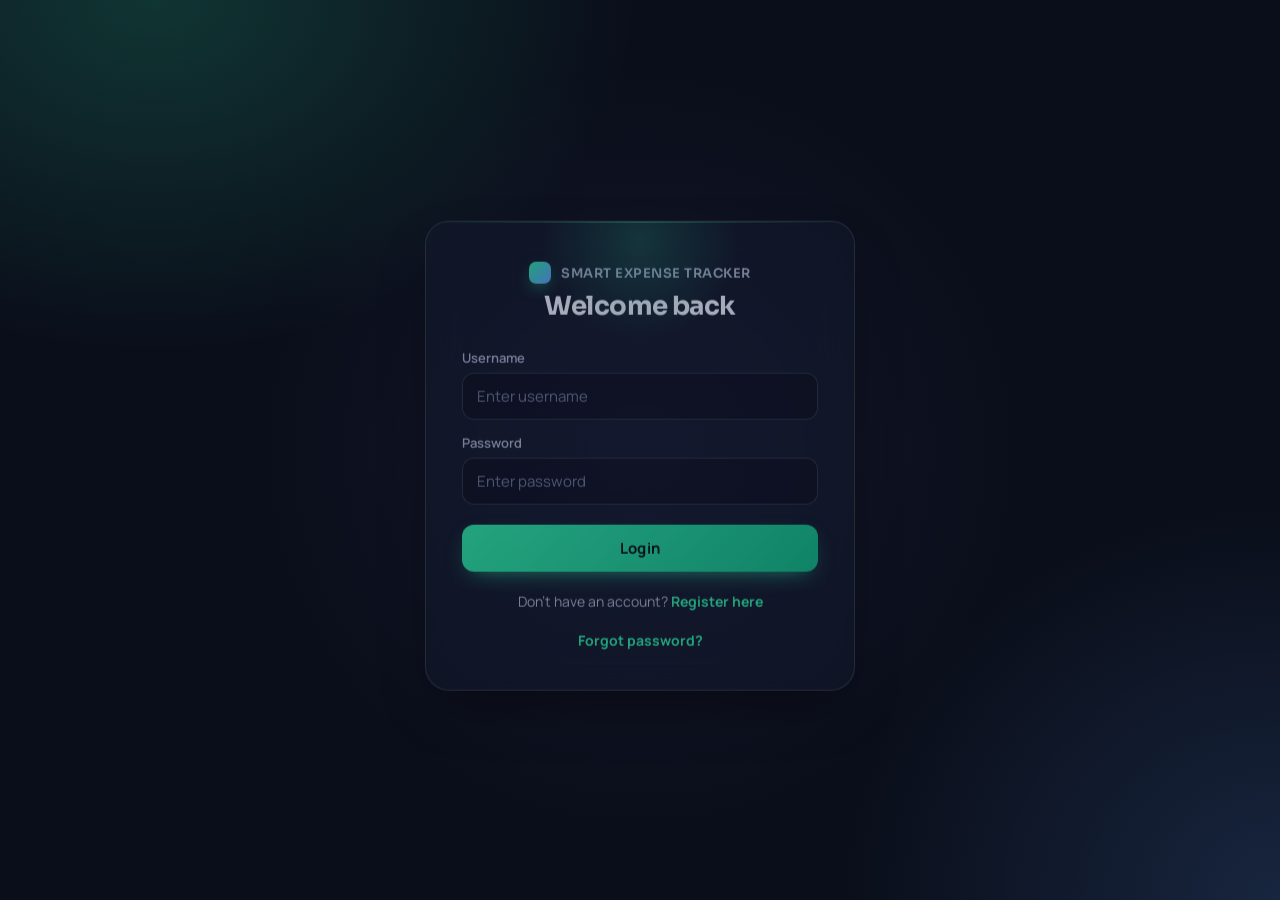
<file: frontend/index.html>
<!--
  SMART EXPENSE TRACKER – INDEX (Redesign 2026)
  CMSC 495 – Capstone Project

  Purpose: Redirects users to login.html.
-->
<!DOCTYPE html>
<html lang="en">
<head>
  <meta charset="UTF-8">
  <meta http-equiv="refresh" content="0; url=login.html">
  <title>Redirecting...</title>
  <style>
    body{margin:0;height:100vh;display:flex;align-items:center;justify-content:center;
      background:#0a0e1a;color:#aab3cf;font-family:"Segoe UI",sans-serif;}
    a{color:#2ee6a6;}
  </style>
</head>
<body>
  <p>If you are not redirected automatically, <a href="login.html">click here</a>.</p>
</body>
</html>
</file>
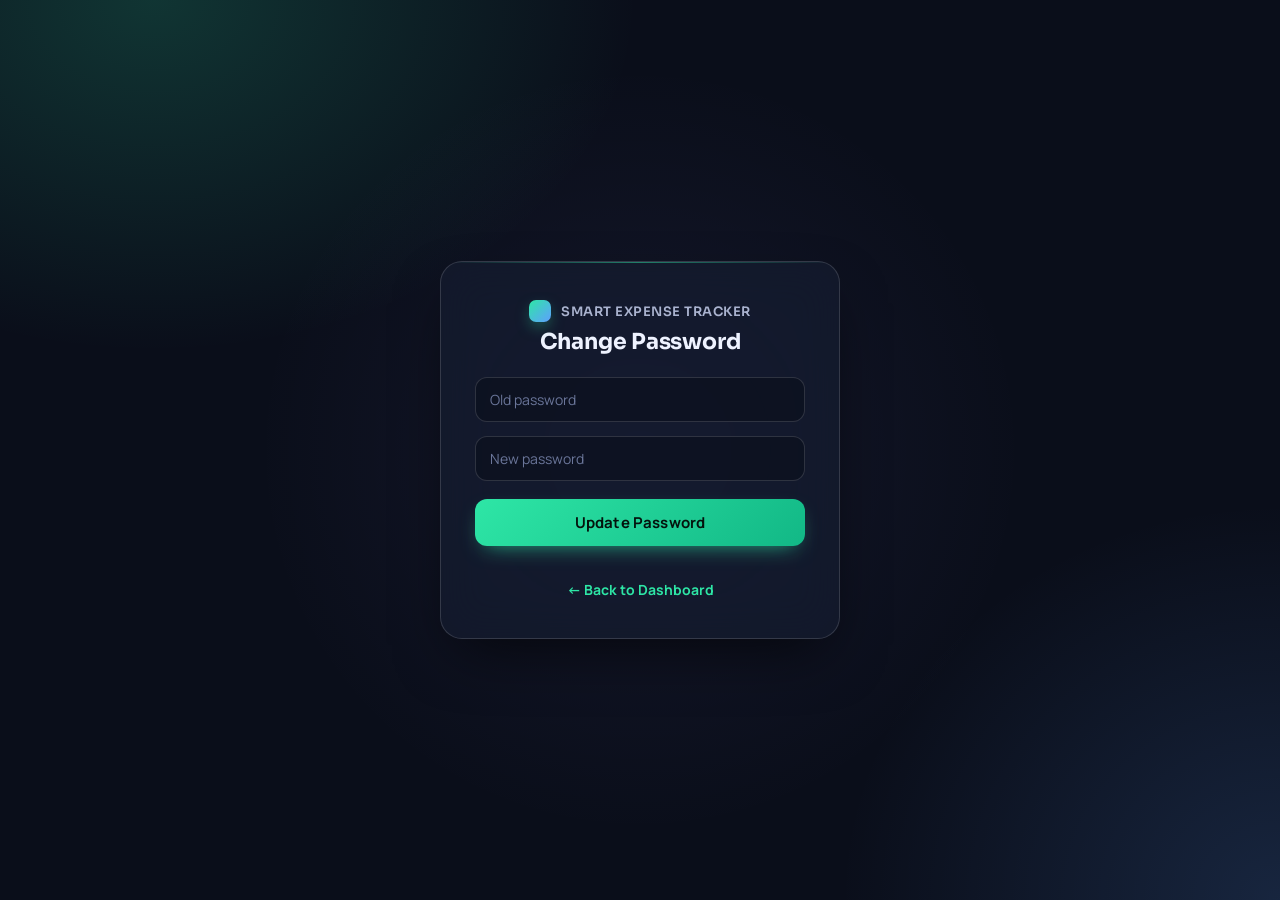
<file: frontend/change_password.html>
<!--
  ================================================================
  SMART EXPENSE TRACKER – CHANGE PASSWORD (Redesign 2026)
  CMSC 495 – Capstone Project

  Self-contained inline logic preserved verbatim: #oldPassword,
  #newPassword, #msg, changePassword(), Bearer token + endpoint.
  ================================================================
-->
<!DOCTYPE html>
<html lang="en">
<head>
<meta charset="UTF-8">
<meta name="viewport" content="width=device-width, initial-scale=1.0" />
<title>Change Password - Smart Expense Tracker</title>

<link rel="preconnect" href="https://fonts.googleapis.com" />
<link rel="preconnect" href="https://fonts.gstatic.com" crossorigin />
<link href="https://fonts.googleapis.com/css2?family=Sora:wght@400;500;600;700&family=Manrope:wght@400;500;600;700&display=swap" rel="stylesheet" />

<link rel="stylesheet" href="./style.css">
</head>
<body class="auth-body">

<div class="panel">
    <div class="auth-brand">SMART EXPENSE TRACKER</div>
    <h2>Change Password</h2>

    <input type="password" id="oldPassword" placeholder="Old password">
    <input type="password" id="newPassword" placeholder="New password">

    <button class="btn-primary" onclick="changePassword()">Update Password</button>

    <p id="msg"></p>

    <a href="dashboard.html">&larr; Back to Dashboard</a>
</div>

<script>
async function changePassword() {
    const oldPassword = document.getElementById("oldPassword").value;
    const newPassword = document.getElementById("newPassword").value;
    const msg = document.getElementById("msg");

    msg.innerText = "";

    const token = localStorage.getItem("token");

    const res = await fetch("http://localhost:8080/api/auth/change-password", {
        method: "POST",
        headers: {
            "Content-Type": "application/json",
            "Authorization": "Bearer " + token
        },
        body: JSON.stringify({ oldPassword, newPassword })
    });

    const data = await res.json();

    if (res.ok) {
        msg.style.color = "var(--emerald)";
        msg.innerText = "Password updated successfully!";
    } else {
        msg.style.color = "var(--rose)";
        msg.innerText = data.error || "Error updating password";
    }
}
</script>

</body>
</html>
</file>
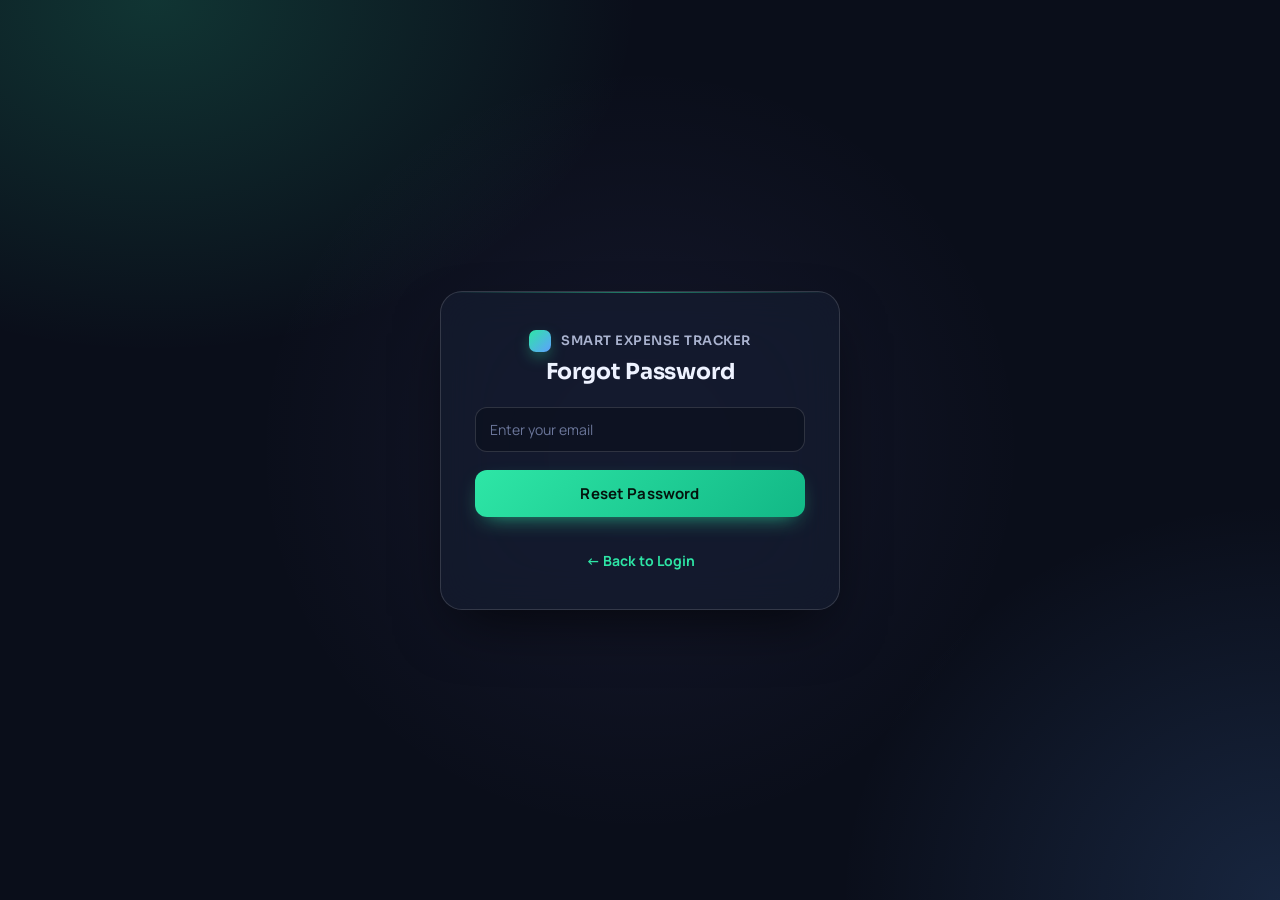
<file: frontend/forgot.html>
<!--
  ===============================================================
  SMART EXPENSE TRACKER – FORGOT PASSWORD (Redesign 2026)
  CMSC 495 – Capstone Project

  Self-contained inline logic preserved verbatim: #emailInput,
  #messageBox, resetPassword(), and the reset-password endpoint.
  ===============================================================
-->
<!DOCTYPE html>
<html lang="en">
<head>
<meta charset="UTF-8" />
<meta name="viewport" content="width=device-width, initial-scale=1.0" />
<title>Reset Password - Smart Expense Tracker</title>

<link rel="preconnect" href="https://fonts.googleapis.com" />
<link rel="preconnect" href="https://fonts.gstatic.com" crossorigin />
<link href="https://fonts.googleapis.com/css2?family=Sora:wght@400;500;600;700&family=Manrope:wght@400;500;600;700&display=swap" rel="stylesheet" />

<link rel="stylesheet" href="./style.css" />
</head>

<body class="auth-body">

<div class="panel">
    <div class="auth-brand">SMART EXPENSE TRACKER</div>
    <h2>Forgot Password</h2>

    <input id="emailInput" type="email" placeholder="Enter your email" />

    <button class="btn-primary" onclick="resetPassword()">Reset Password</button>

    <div id="messageBox" class="message"></div>

    <a href="login.html">&larr; Back to Login</a>
</div>

<script>
async function resetPassword() {
    const email = document.getElementById("emailInput").value.trim();
    const msgBox = document.getElementById("messageBox");

    msgBox.textContent = "";
    msgBox.className = "message";

    if (!email) {
        msgBox.textContent = "Please enter your email.";
        msgBox.classList.add("error");
        return;
    }

    try {
        const response = await fetch(
            "http://localhost:8080/api/auth/reset-password?email=" + encodeURIComponent(email),
            {
                method: "POST",
                headers: { "Content-Type": "application/json" }
            }
        );

        const data = await response.json();

        if (response.ok) {
            msgBox.textContent = data.message;
            msgBox.classList.add("success");
        } else {
            msgBox.textContent = data.error || "Something went wrong.";
            msgBox.classList.add("error");
        }

    } catch (error) {
        msgBox.textContent = "Server error. Try again later.";
        msgBox.classList.add("error");
    }
}
</script>

</body>
</html>
</file>
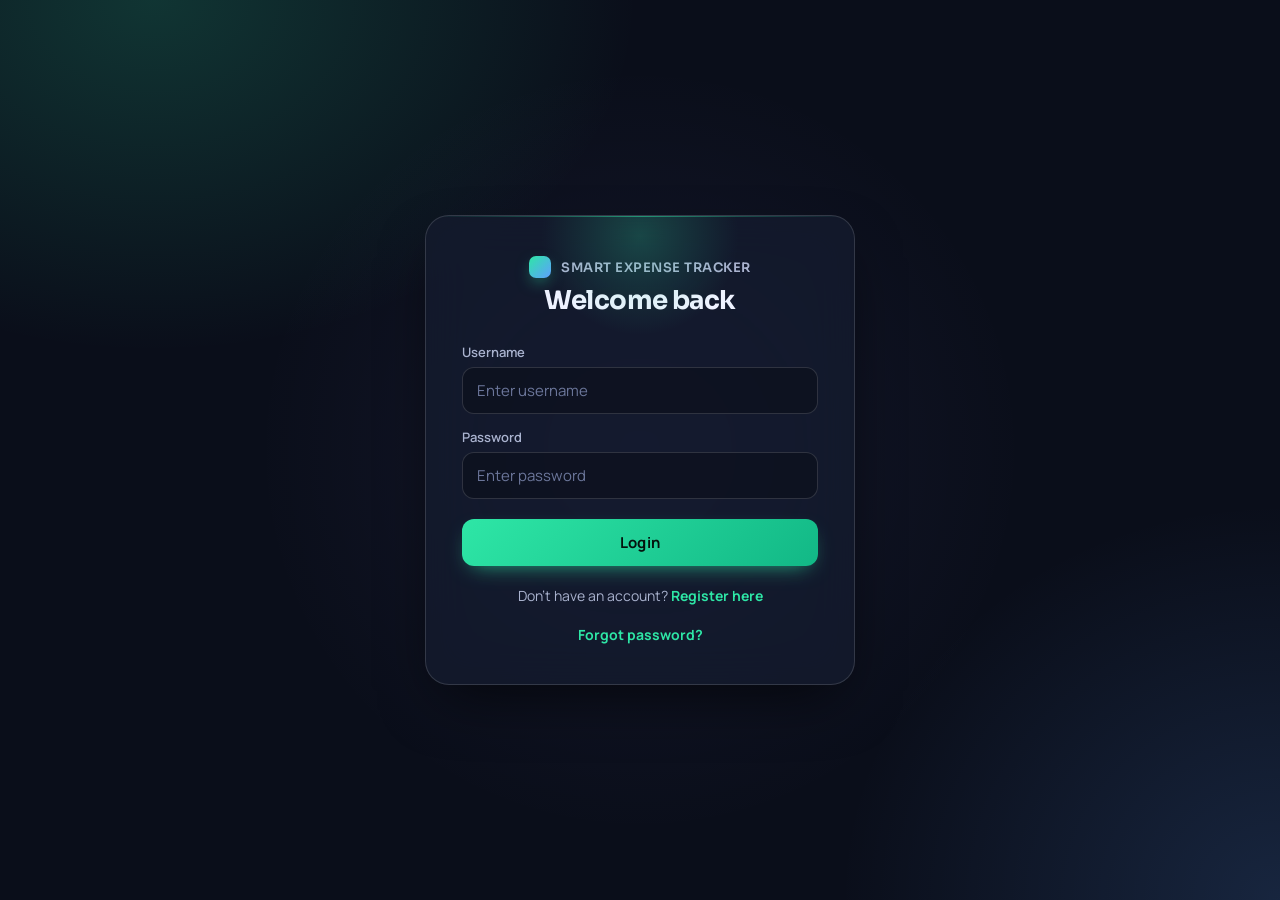
<file: frontend/login.html>
<!--
  ===============================================================
  SMART EXPENSE TRACKER – LOGIN (Redesign 2026)
  CMSC 495 – Capstone Project

  JS hooks preserved: #login-form, #username, #password,
  button[type=submit].  #error-message added (auth.js showError uses it).
  ===============================================================
-->
<!DOCTYPE html>
<html lang="en">
<head>
  <meta charset="UTF-8">
  <meta name="viewport" content="width=device-width, initial-scale=1.0">
  <title>Login - Smart Expense Tracker</title>

  <link rel="preconnect" href="https://fonts.googleapis.com" />
  <link rel="preconnect" href="https://fonts.gstatic.com" crossorigin />
  <link href="https://fonts.googleapis.com/css2?family=Sora:wght@400;500;600;700&family=Manrope:wght@400;500;600;700&display=swap" rel="stylesheet" />

  <link rel="stylesheet" href="./style.css">
</head>

<body class="auth-body">

  <div class="auth-container">
    <div class="auth-brand">SMART EXPENSE TRACKER</div>
    <h1>Welcome back</h1>

    <div id="error-message" style="display:none;"></div>

    <form id="login-form">
      <label for="username">Username</label>
      <input type="text" id="username" placeholder="Enter username" required>

      <label for="password">Password</label>
      <input type="password" id="password" placeholder="Enter password" required>

      <button type="submit" class="btn-primary">Login</button>

      <p>
        Don't have an account?
        <a href="./register.html">Register here</a>
      </p>
      <p>
        <a href="./forgot.html">Forgot password?</a>
      </p>
    </form>
  </div>

  <script src="./auth.js"></script>
  <script src="./login.js"></script>
</body>
</html>
</file>
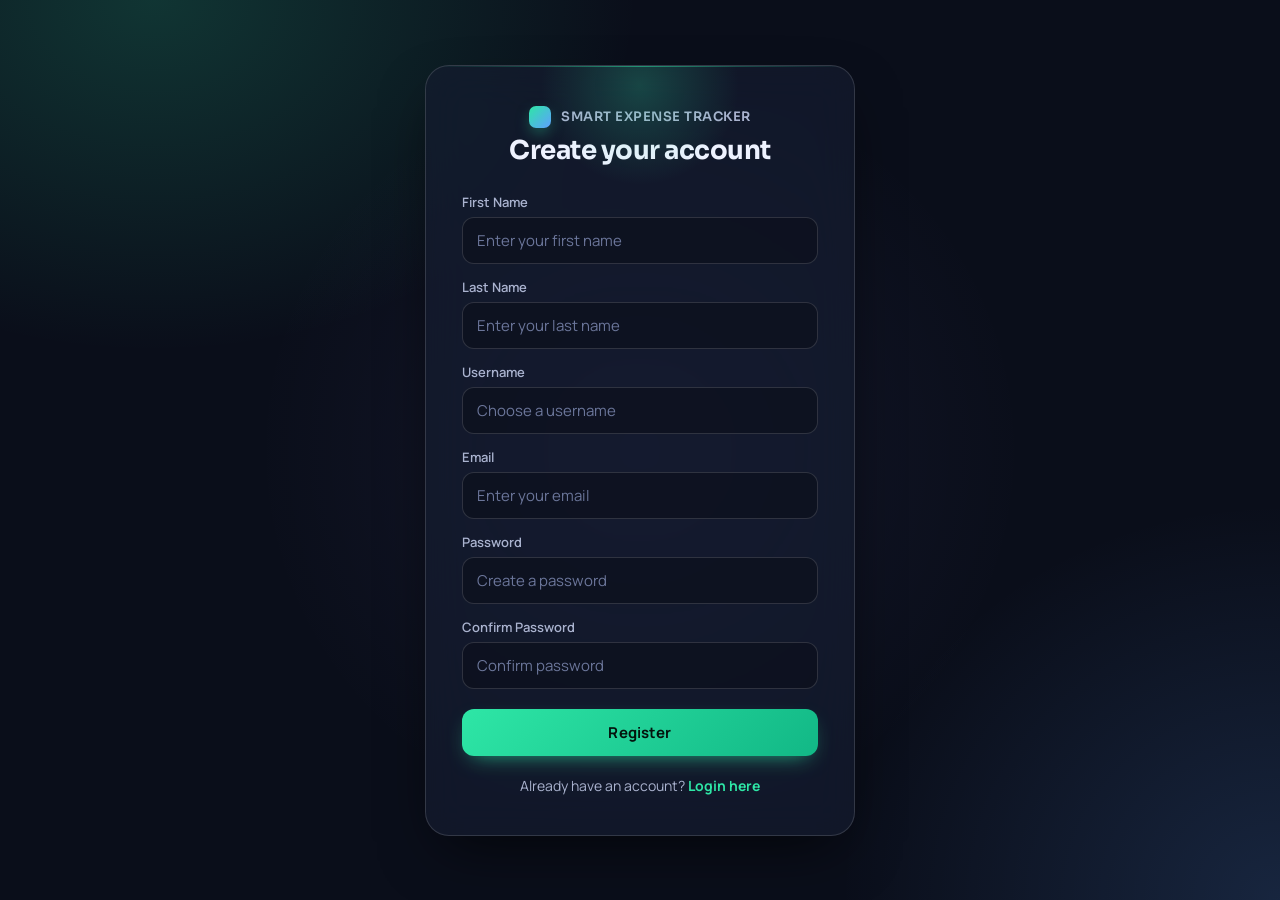
<file: frontend/register.html>
<!--
  SMART EXPENSE TRACKER – REGISTER (Redesign 2026)
  CMSC 495 – Capstone Project

  JS hooks preserved: #register-form, #first-name, #last-name,
  #username, #email, #password, #confirm-password, #error-message,
  button[type="submit"].
-->
<!DOCTYPE html>
<html lang="en">
  <head>
    <meta charset="UTF-8" />
    <meta name="viewport" content="width=device-width, initial-scale=1.0" />
    <title>Register - Smart Expense Tracker</title>

    <link rel="preconnect" href="https://fonts.googleapis.com" />
    <link rel="preconnect" href="https://fonts.gstatic.com" crossorigin />
    <link href="https://fonts.googleapis.com/css2?family=Sora:wght@400;500;600;700&family=Manrope:wght@400;500;600;700&display=swap" rel="stylesheet" />

    <link rel="stylesheet" href="style.css" />
  </head>

  <body class="auth-body">
    <div class="auth-container">
      <div class="auth-brand">SMART EXPENSE TRACKER</div>
      <h1>Create your account</h1>

      <!-- Error Message (auth.js showError target) -->
      <div id="error-message" style="display:none;"></div>

      <form id="register-form">

        <!-- First Name -->
        <label for="first-name">First Name</label>
        <input type="text" id="first-name" placeholder="Enter your first name" required />

        <!-- Last Name -->
        <label for="last-name">Last Name</label>
        <input type="text" id="last-name" placeholder="Enter your last name" required />

        <!-- Username -->
        <label for="username">Username</label>
        <input type="text" id="username" placeholder="Choose a username" required />

        <!-- Email -->
        <label for="email">Email</label>
        <input type="email" id="email" placeholder="Enter your email" required />

        <!-- Password -->
        <label for="password">Password</label>
        <input type="password" id="password" placeholder="Create a password" required />

        <!-- Confirm Password -->
        <label for="confirm-password">Confirm Password</label>
        <input type="password" id="confirm-password" placeholder="Confirm password" required />

        <button type="submit" class="btn-primary">Register</button>

        <p>
          Already have an account?
          <a href="login.html">Login here</a>
        </p>
      </form>
    </div>

    <script src="auth.js"></script>
    <script src="register-script.js"></script>
  </body>
</html>
</file>
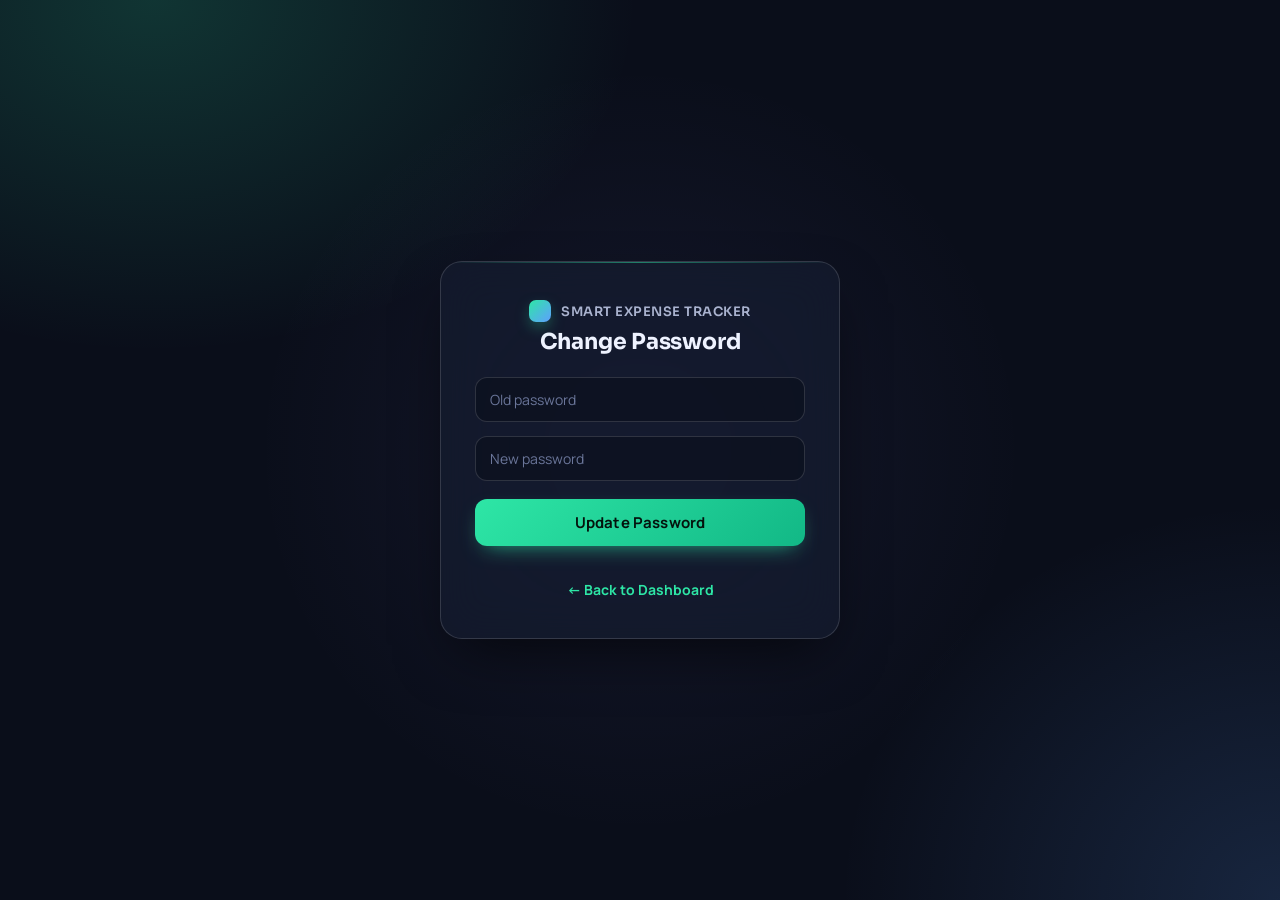
<file: src/main/resources/static/change_password.html>
<!--
  ================================================================
  SMART EXPENSE TRACKER – CHANGE PASSWORD (Redesign 2026)
  CMSC 495 – Capstone Project

  Self-contained inline logic preserved verbatim: #oldPassword,
  #newPassword, #msg, changePassword(), Bearer token + endpoint.
  ================================================================
-->
<!DOCTYPE html>
<html lang="en">
<head>
<meta charset="UTF-8">
<meta name="viewport" content="width=device-width, initial-scale=1.0" />
<title>Change Password - Smart Expense Tracker</title>

<link rel="preconnect" href="https://fonts.googleapis.com" />
<link rel="preconnect" href="https://fonts.gstatic.com" crossorigin />
<link href="https://fonts.googleapis.com/css2?family=Sora:wght@400;500;600;700&family=Manrope:wght@400;500;600;700&display=swap" rel="stylesheet" />

<link rel="stylesheet" href="./style.css">
</head>
<body class="auth-body">

<div class="panel">
    <div class="auth-brand">SMART EXPENSE TRACKER</div>
    <h2>Change Password</h2>

    <input type="password" id="oldPassword" placeholder="Old password">
    <input type="password" id="newPassword" placeholder="New password">

    <button class="btn-primary" onclick="changePassword()">Update Password</button>

    <p id="msg"></p>

    <a href="dashboard.html">&larr; Back to Dashboard</a>
</div>

<script>
async function changePassword() {
    const oldPassword = document.getElementById("oldPassword").value;
    const newPassword = document.getElementById("newPassword").value;
    const msg = document.getElementById("msg");

    msg.innerText = "";

    const token = localStorage.getItem("token");

    const res = await fetch("/api/auth/change-password", {
        method: "POST",
        headers: {
            "Content-Type": "application/json",
            "Authorization": "Bearer " + token
        },
        body: JSON.stringify({ oldPassword, newPassword })
    });

    const data = await res.json();

    if (res.ok) {
        msg.style.color = "var(--emerald)";
        msg.innerText = "Password updated successfully!";
    } else {
        msg.style.color = "var(--rose)";
        msg.innerText = data.error || "Error updating password";
    }
}
</script>

</body>
</html>
</file>
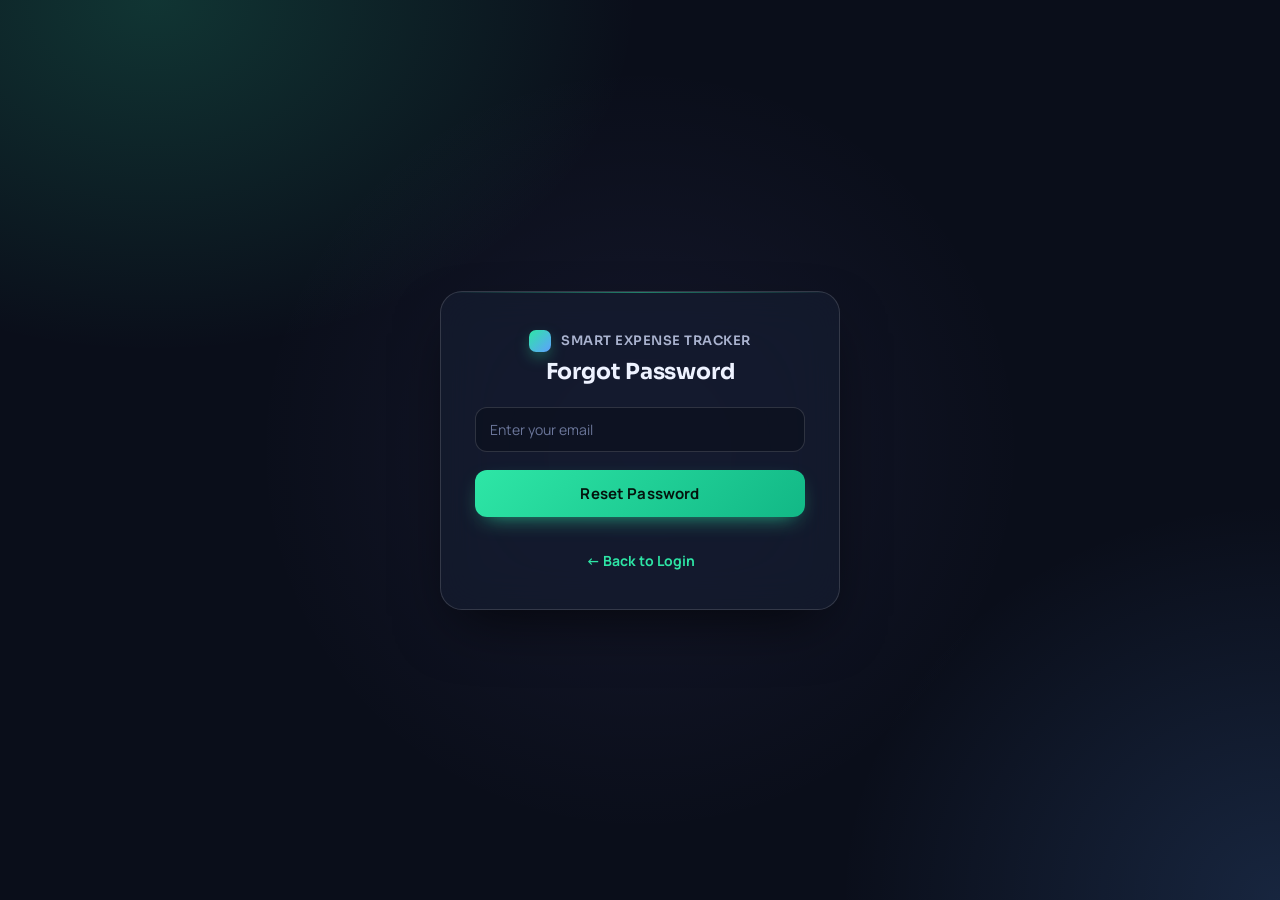
<file: src/main/resources/static/forgot.html>
<!--
  ===============================================================
  SMART EXPENSE TRACKER – FORGOT PASSWORD (Redesign 2026)
  CMSC 495 – Capstone Project

  Self-contained inline logic preserved verbatim: #emailInput,
  #messageBox, resetPassword(), and the reset-password endpoint.
  ===============================================================
-->
<!DOCTYPE html>
<html lang="en">
<head>
<meta charset="UTF-8" />
<meta name="viewport" content="width=device-width, initial-scale=1.0" />
<title>Reset Password - Smart Expense Tracker</title>

<link rel="preconnect" href="https://fonts.googleapis.com" />
<link rel="preconnect" href="https://fonts.gstatic.com" crossorigin />
<link href="https://fonts.googleapis.com/css2?family=Sora:wght@400;500;600;700&family=Manrope:wght@400;500;600;700&display=swap" rel="stylesheet" />

<link rel="stylesheet" href="./style.css" />
</head>

<body class="auth-body">

<div class="panel">
    <div class="auth-brand">SMART EXPENSE TRACKER</div>
    <h2>Forgot Password</h2>

    <input id="emailInput" type="email" placeholder="Enter your email" />

    <button class="btn-primary" onclick="resetPassword()">Reset Password</button>

    <div id="messageBox" class="message"></div>

    <a href="login.html">&larr; Back to Login</a>
</div>

<script>
async function resetPassword() {
    const email = document.getElementById("emailInput").value.trim();
    const msgBox = document.getElementById("messageBox");

    msgBox.textContent = "";
    msgBox.className = "message";

    if (!email) {
        msgBox.textContent = "Please enter your email.";
        msgBox.classList.add("error");
        return;
    }

    try {
        const response = await fetch(
            "/api/auth/reset-password?email=" + encodeURIComponent(email),
            {
                method: "POST",
                headers: { "Content-Type": "application/json" }
            }
        );

        const data = await response.json();

        if (response.ok) {
            msgBox.textContent = data.message;
            msgBox.classList.add("success");
        } else {
            msgBox.textContent = data.error || "Something went wrong.";
            msgBox.classList.add("error");
        }

    } catch (error) {
        msgBox.textContent = "Server error. Try again later.";
        msgBox.classList.add("error");
    }
}
</script>

</body>
</html>
</file>
<file: frontend/style.css>
/*
 * ================================================================
 * SMART EXPENSE TRACKER – Frontend Stylesheet (Redesign 2026)
 * Aesthetic: Dark fintech — ink canvas, gradient mesh, glass cards,
 * emerald (money/positive) + amber (warning) + rose (critical) system.
 * Display: Sora.  Body: Manrope.  (Google Fonts via <link>.)
 *
 * NOTE: This is a VISUAL redesign only. No element id/class that the
 * JS depends on has been removed. New decorative classes are additive.
 * ================================================================
 */

/* ===================== DESIGN TOKENS ===================== */
:root {
  /* Surfaces */
  --bg-0: #0a0e1a;          /* deepest canvas */
  --bg-1: #0f1424;          /* base surface */
  --surface: rgba(22, 28, 46, 0.72);
  --surface-solid: #161c2e;
  --surface-2: rgba(30, 38, 62, 0.65);
  --border: rgba(255, 255, 255, 0.08);
  --border-strong: rgba(255, 255, 255, 0.14);

  /* Text */
  --text: #eef2ff;
  --text-dim: #aab3cf;
  --text-faint: #6b769a;

  /* Brand / accents */
  --emerald: #2ee6a6;
  --emerald-deep: #12b886;
  --amber: #ffc24b;
  --rose: #ff5d73;
  --sky: #5ea0ff;
  --violet: #9b8cff;

  /* Effects */
  --ring: 0 0 0 3px rgba(46, 230, 166, 0.25);
  --shadow-sm: 0 1px 2px rgba(0, 0, 0, 0.4);
  --shadow-md: 0 8px 24px -8px rgba(0, 0, 0, 0.55);
  --shadow-lg: 0 24px 60px -18px rgba(0, 0, 0, 0.7);
  --radius: 18px;
  --radius-sm: 12px;

  --font-display: "Sora", "Segoe UI", sans-serif;
  --font-body: "Manrope", "Segoe UI", sans-serif;
}

* { box-sizing: border-box; }

html { scroll-behavior: smooth; }

body {
  font-family: var(--font-body);
  color: var(--text);
  margin: 0;
  padding: 0;
  min-height: 100vh;
  width: 100%;
  background-color: var(--bg-0);
  /* layered gradient mesh — not flat, not a single linear gradient */
  background-image:
    radial-gradient(60rem 40rem at 8% -10%, rgba(46, 230, 166, 0.16), transparent 60%),
    radial-gradient(50rem 40rem at 110% 0%, rgba(94, 160, 255, 0.14), transparent 55%),
    radial-gradient(45rem 45rem at 50% 120%, rgba(155, 140, 255, 0.12), transparent 60%);
  background-attachment: fixed;
  -webkit-font-smoothing: antialiased;
  text-rendering: optimizeLegibility;
}

::selection { background: rgba(46, 230, 166, 0.3); color: #fff; }

/* Custom scrollbars */
::-webkit-scrollbar { width: 10px; height: 10px; }
::-webkit-scrollbar-track { background: transparent; }
::-webkit-scrollbar-thumb {
  background: rgba(255, 255, 255, 0.12);
  border-radius: 99px;
  border: 2px solid transparent;
  background-clip: content-box;
}
::-webkit-scrollbar-thumb:hover { background: rgba(255, 255, 255, 0.22); background-clip: content-box; }

/* ===================== ENTRANCE MOTION ===================== */
@keyframes riseIn {
  from { opacity: 0; transform: translateY(18px); }
  to   { opacity: 1; transform: translateY(0); }
}
@keyframes glowPulse {
  0%, 100% { opacity: 0.6; }
  50%      { opacity: 1; }
}
@media (prefers-reduced-motion: no-preference) {
  .reveal { opacity: 0; animation: riseIn 0.7s cubic-bezier(0.16, 1, 0.3, 1) forwards; }
  .reveal-1 { animation-delay: 0.05s; }
  .reveal-2 { animation-delay: 0.15s; }
  .reveal-3 { animation-delay: 0.25s; }
  .reveal-4 { animation-delay: 0.35s; }
  .reveal-5 { animation-delay: 0.45s; }
}

/* ===================== HEADER ===================== */
header {
  position: sticky;
  top: 0;
  z-index: 50;
  width: 100%;
  padding: 16px 0;
  background: rgba(10, 14, 26, 0.72);
  backdrop-filter: blur(18px) saturate(140%);
  -webkit-backdrop-filter: blur(18px) saturate(140%);
  border-bottom: 1px solid var(--border);
}

.header-container {
  width: 95%;
  max-width: 1180px;
  margin: 0 auto;
  display: flex;
  justify-content: space-between;
  align-items: center;
}

.header-left h1,
header h1 {
  margin: 0;
  font-family: var(--font-display);
  font-size: 22px;
  font-weight: 700;
  letter-spacing: -0.01em;
  color: var(--text);
  display: flex;
  align-items: center;
  gap: 10px;
}

/* logo mark before the title */
.header-left h1::before {
  content: "";
  width: 30px;
  height: 30px;
  border-radius: 9px;
  background: linear-gradient(135deg, var(--emerald), var(--sky));
  box-shadow: 0 6px 18px -4px rgba(46, 230, 166, 0.6);
  flex: 0 0 auto;
}

.header-right {
  display: flex;
  align-items: center;
  gap: 16px;
  font-size: 14px;
  font-weight: 600;
}

#welcomeUser {
  color: var(--text-dim);
  font-weight: 600;
  padding: 7px 14px;
  border-radius: 99px;
  background: var(--surface-2);
  border: 1px solid var(--border);
}

.header-right a {
  color: var(--text-dim);
  text-decoration: none;
  font-weight: 600;
  transition: color 0.2s ease;
}
.header-right a:hover { color: var(--emerald); }

#logoutBtn:hover { color: var(--rose); }

.divider { color: rgba(255, 255, 255, 0.16); }

/* ===================== MAIN LAYOUT ===================== */
main {
  width: 95%;
  max-width: 1180px;
  margin: 36px auto 64px;
  display: grid;
  grid-template-columns: 1fr;
  gap: 26px;
  background: none;       /* override old white box */
  padding: 0;
  box-shadow: none;
  border-radius: 0;
}

/* Card primitive — every section is a glass card */
section {
  background: var(--surface);
  backdrop-filter: blur(14px);
  -webkit-backdrop-filter: blur(14px);
  border: 1px solid var(--border);
  border-radius: var(--radius);
  padding: 26px 28px;
  box-shadow: var(--shadow-md);
  position: relative;
  overflow: hidden;
}

/* subtle top sheen on cards */
section::before {
  content: "";
  position: absolute;
  inset: 0 0 auto 0;
  height: 1px;
  background: linear-gradient(90deg, transparent, rgba(255, 255, 255, 0.18), transparent);
}

/* ===================== SECTION TITLES ===================== */
h2 {
  font-family: var(--font-display);
  color: var(--text);
  font-size: 18px;
  font-weight: 700;
  letter-spacing: -0.01em;
  border-bottom: none;
  padding-bottom: 0;
  margin: 0 0 20px;
  display: flex;
  align-items: center;
  gap: 10px;
}
h2::before {
  content: "";
  width: 4px;
  height: 18px;
  border-radius: 99px;
  background: linear-gradient(180deg, var(--emerald), var(--emerald-deep));
}

/* ===================== FORMS ===================== */
form {
  display: flex;
  flex-wrap: wrap;
  gap: 12px;
}

input[type="text"],
input[type="number"],
input[type="date"],
input[type="email"],
input[type="password"],
select {
  flex: 1;
  min-width: 150px;
  padding: 12px 14px;
  border: 1px solid var(--border-strong);
  border-radius: var(--radius-sm);
  font-size: 14px;
  font-family: var(--font-body);
  color: var(--text);
  background: rgba(10, 14, 26, 0.55);
  transition: border-color 0.18s ease, box-shadow 0.18s ease, background 0.18s ease;
}

input::placeholder { color: var(--text-faint); }

select { cursor: pointer; }
select option { background: var(--surface-solid); color: var(--text); }

input:focus,
select:focus {
  outline: none;
  border-color: var(--emerald);
  box-shadow: var(--ring);
  background: rgba(10, 14, 26, 0.8);
}

#expense-form {
  width: 100%;
  display: grid;
  grid-template-columns: repeat(auto-fit, minmax(150px, 1fr));
  gap: 14px;
  align-items: center;
}

#expense-form button {
  grid-column: span 1;
  justify-self: stretch;
  padding: 12px 22px;
}

/* ===================== BUTTONS ===================== */
button {
  font-family: var(--font-body);
  background: linear-gradient(135deg, var(--emerald), var(--emerald-deep));
  color: #04130d;
  border: none;
  padding: 12px 18px;
  border-radius: var(--radius-sm);
  font-size: 14px;
  font-weight: 700;
  letter-spacing: 0.01em;
  cursor: pointer;
  transition: transform 0.15s ease, box-shadow 0.2s ease, filter 0.2s ease;
  box-shadow: 0 8px 22px -10px rgba(46, 230, 166, 0.8);
}
button:hover { transform: translateY(-1px); filter: brightness(1.06); box-shadow: 0 12px 28px -10px rgba(46, 230, 166, 0.9); }
button:active { transform: translateY(0); }
button:focus-visible { outline: none; box-shadow: var(--ring); }

/* ===================== TABLE ===================== */
.table-wrapper {
  width: 100%;
  max-height: 420px;
  overflow-y: auto;
  overflow-x: auto;
  border: 1px solid var(--border);
  border-radius: var(--radius-sm);
  background: rgba(10, 14, 26, 0.35);
}

table {
  width: 100%;
  border-collapse: collapse;
  margin-top: 0;
  border: none;
}

thead { background: transparent; }
thead th {
  position: sticky;
  top: 0;
  z-index: 5;
  background: rgba(15, 20, 36, 0.96);
  backdrop-filter: blur(8px);
  color: var(--text-dim);
  font-family: var(--font-display);
  font-size: 11px;
  font-weight: 600;
  text-transform: uppercase;
  letter-spacing: 0.08em;
  text-align: left;
  padding: 14px 16px;
  border-bottom: 1px solid var(--border-strong);
}

th, td {
  padding: 14px 16px;
  border: none;
  border-bottom: 1px solid var(--border);
  word-wrap: break-word;
  vertical-align: middle;
  font-size: 14px;
}

tbody tr { transition: background 0.15s ease; }
tbody tr:nth-child(even) { background: rgba(255, 255, 255, 0.018); }
tbody tr:hover { background: rgba(46, 230, 166, 0.07); }

/* amount column emphasis (3rd cell) */
tbody td:nth-child(3) {
  font-variant-numeric: tabular-nums;
  font-weight: 700;
  color: var(--text);
}

/* inline edit inputs inside table */
td input, td select {
  min-width: 0;
  width: 100%;
  padding: 8px 10px;
  font-size: 13px;
}

/* ===================== TOTAL ROW ===================== */
tfoot {
  background: rgba(46, 230, 166, 0.06);
  font-weight: 700;
}
tfoot td {
  padding: 16px;
  text-align: right;
  color: var(--text);
  border-top: 1px solid var(--border-strong);
  border-bottom: none;
  font-size: 15px;
}
tfoot td strong { color: var(--emerald); font-variant-numeric: tabular-nums; }
tfoot td:first-child { text-align: left; color: var(--text-dim); }

/* ===================== EDIT / DELETE BUTTONS ===================== */
.edit-btn,
.delete-btn {
  background: var(--surface-2);
  border: 1px solid var(--border-strong);
  color: var(--text);
  padding: 7px 11px;
  border-radius: 9px;
  cursor: pointer;
  font-size: 13px;
  box-shadow: none;
  transition: transform 0.12s ease, background 0.18s ease, border-color 0.18s ease;
}
.edit-btn { margin-right: 6px; }
.edit-btn:hover { background: rgba(255, 194, 75, 0.16); border-color: var(--amber); transform: translateY(-1px); }
.delete-btn:hover { background: rgba(255, 93, 115, 0.16); border-color: var(--rose); transform: translateY(-1px); }
.save-btn { background: linear-gradient(135deg, var(--emerald), var(--emerald-deep)) !important; color: #04130d !important; }

/* ===================== STAT STRIP (dashboard, decorative/additive) ===================== */
.stat-grid {
  display: grid;
  grid-template-columns: repeat(auto-fit, minmax(190px, 1fr));
  gap: 18px;
}
.stat-card {
  background: var(--surface);
  backdrop-filter: blur(14px);
  -webkit-backdrop-filter: blur(14px);
  border: 1px solid var(--border);
  border-radius: var(--radius);
  padding: 20px 22px;
  box-shadow: var(--shadow-md);
  position: relative;
  overflow: hidden;
}
.stat-card::after {
  content: "";
  position: absolute;
  right: -30px; top: -30px;
  width: 120px; height: 120px;
  border-radius: 50%;
  background: radial-gradient(circle, var(--accent, var(--emerald)), transparent 70%);
  opacity: 0.16;
}
.stat-card .stat-label {
  font-size: 12px;
  font-weight: 600;
  color: var(--text-faint);
  text-transform: uppercase;
  letter-spacing: 0.07em;
}
.stat-card .stat-value {
  font-family: var(--font-display);
  font-size: 28px;
  font-weight: 700;
  margin-top: 8px;
  color: var(--text);
  font-variant-numeric: tabular-nums;
}
.stat-card .stat-sub { font-size: 12px; color: var(--text-dim); margin-top: 4px; }

/* ===================== AUTH PAGES ===================== */
.auth-body {
  background-color: var(--bg-0);
  background-image:
    radial-gradient(55rem 40rem at 12% 0%, rgba(46, 230, 166, 0.18), transparent 55%),
    radial-gradient(50rem 45rem at 100% 100%, rgba(94, 160, 255, 0.16), transparent 55%),
    radial-gradient(40rem 40rem at 50% 50%, rgba(155, 140, 255, 0.08), transparent 60%);
  background-attachment: fixed;
  min-height: 100vh;
  display: flex;
  justify-content: center;
  align-items: center;
  padding: 24px;
}

.auth-container {
  background: var(--surface);
  backdrop-filter: blur(20px) saturate(140%);
  -webkit-backdrop-filter: blur(20px) saturate(140%);
  border: 1px solid var(--border-strong);
  padding: 40px 36px;
  border-radius: 24px;
  box-shadow: var(--shadow-lg);
  width: min(95%, 430px);
  text-align: center;
  position: relative;
  overflow: hidden;
  animation: riseIn 0.7s cubic-bezier(0.16, 1, 0.3, 1) both;
}
.auth-container::before {
  content: "";
  position: absolute;
  inset: 0 0 auto 0;
  height: 1px;
  background: linear-gradient(90deg, transparent, rgba(46, 230, 166, 0.5), transparent);
}

/* logo mark above the auth title */
.auth-container::after {
  content: "";
  position: absolute;
  top: -80px; left: 50%;
  width: 200px; height: 200px;
  transform: translateX(-50%);
  background: radial-gradient(circle, rgba(46, 230, 166, 0.22), transparent 70%);
  pointer-events: none;
}

.auth-brand {
  display: flex;
  align-items: center;
  justify-content: center;
  gap: 10px;
  margin-bottom: 6px;
  font-family: var(--font-display);
  font-weight: 600;
  font-size: 13px;
  letter-spacing: 0.04em;
  color: var(--text-dim);
  position: relative;
}
.auth-brand::before {
  content: "";
  width: 22px; height: 22px;
  border-radius: 7px;
  background: linear-gradient(135deg, var(--emerald), var(--sky));
  box-shadow: 0 6px 16px -4px rgba(46, 230, 166, 0.6);
}

.auth-container h1 {
  font-family: var(--font-display);
  color: var(--text);
  margin: 0 0 26px;
  font-size: 26px;
  font-weight: 700;
  letter-spacing: -0.02em;
  position: relative;
}
.auth-container h1 + form,
.auth-container form { position: relative; }

.auth-container form {
  display: flex;
  flex-direction: column;
  gap: 14px;
  text-align: left;
}

.auth-container label {
  text-align: left;
  color: var(--text-dim);
  font-weight: 600;
  font-size: 13px;
  margin-bottom: -8px;
}

.auth-container input {
  width: 100%;
  padding: 12px 14px;
  border: 1px solid var(--border-strong);
  border-radius: var(--radius-sm);
  font-size: 15px;
  background: rgba(10, 14, 26, 0.6);
  color: var(--text);
}
.auth-container input:focus {
  border-color: var(--emerald);
  box-shadow: var(--ring);
}

.auth-container p {
  font-size: 14px;
  color: var(--text-dim);
  margin: 6px 0 0;
  text-align: center;
}

.auth-container a {
  color: var(--emerald);
  font-weight: 700;
  text-decoration: none;
}
.auth-container a:hover { text-decoration: underline; }

.btn-primary {
  width: 100%;
  background: linear-gradient(135deg, var(--emerald), var(--emerald-deep));
  color: #04130d;
  padding: 13px;
  border-radius: var(--radius-sm);
  font-size: 15px;
  font-weight: 700;
  cursor: pointer;
  margin-top: 6px;
}
.btn-primary:hover { filter: brightness(1.06); transform: translateY(-1px); }

.link-register { color: var(--emerald); font-weight: 700; text-decoration: none; }
.link-register:hover { text-decoration: underline; }

/* error message box (auth.js #error-message) */
#error-message {
  background: rgba(255, 93, 115, 0.14) !important;
  color: var(--rose) !important;
  border: 1px solid rgba(255, 93, 115, 0.4);
  padding: 12px 14px !important;
  border-radius: var(--radius-sm) !important;
  font-weight: 600 !important;
  text-align: center !important;
  margin-bottom: 14px !important;
  font-size: 14px;
}

/* ===================== SECONDARY BUTTON / REPORTS ===================== */
.report-bar {
  display: flex;
  justify-content: center;
  margin-top: 22px;
}
.btn-secondary {
  background: var(--surface-2);
  color: var(--text);
  border: 1px solid var(--border-strong);
  padding: 11px 20px;
  border-radius: var(--radius-sm);
  cursor: pointer;
  font-size: 14px;
  font-weight: 700;
  box-shadow: none;
}
.btn-secondary:hover {
  background: rgba(94, 160, 255, 0.14);
  border-color: var(--sky);
  transform: translateY(-1px);
}

/* ===================== CHART SECTION ===================== */
#chartSection {
  margin-top: 26px;
  padding: 0;
  border-top: 1px solid var(--border);
  padding-top: 22px;
}
#chartSection h2 { margin-top: 4px; }

.month-filter-bar {
  display: flex;
  align-items: center;
  justify-content: center;
  gap: 10px;
  margin-bottom: 20px;
  flex-wrap: wrap;
}
.month-filter-bar label {
  font-size: 13px;
  font-weight: 600;
  color: var(--text-dim);
}
#monthFilter {
  flex: 0 0 auto;
  min-width: 150px;
  max-width: 220px;
}

.chart-grid {
  display: grid;
  grid-template-columns: 1fr 1fr;
  gap: 20px;
}
.chart-card {
  background: rgba(10, 14, 26, 0.45);
  border: 1px solid var(--border);
  border-radius: var(--radius-sm);
  padding: 18px;
}
.chart-card h3 {
  font-family: var(--font-display);
  font-size: 13px;
  font-weight: 600;
  color: var(--text-dim);
  margin: 0 0 14px;
  text-transform: uppercase;
  letter-spacing: 0.06em;
}

#categoryChart,
#monthlyChart {
  max-height: 300px !important;
  height: 300px !important;
  width: 100% !important;
  margin: 0 auto;
  display: block;
}

canvas { max-width: 100%; }

/* ===================== STANDALONE PAGE CARDS (change pw / forgot) ===================== */
.panel {
  background: var(--surface);
  backdrop-filter: blur(20px) saturate(140%);
  -webkit-backdrop-filter: blur(20px) saturate(140%);
  border: 1px solid var(--border-strong);
  width: min(95%, 400px);
  margin: 0 auto;
  padding: 38px 34px;
  border-radius: 22px;
  box-shadow: var(--shadow-lg);
  text-align: center;
  position: relative;
  overflow: hidden;
  animation: riseIn 0.7s cubic-bezier(0.16, 1, 0.3, 1) both;
}
.panel::before {
  content: "";
  position: absolute;
  inset: 0 0 auto 0;
  height: 1px;
  background: linear-gradient(90deg, transparent, rgba(46, 230, 166, 0.5), transparent);
}
.panel h2 {
  justify-content: center;
  font-size: 22px;
  margin-bottom: 22px;
}
.panel h2::before { display: none; }
.panel input { margin-bottom: 14px; width: 100%; }
.panel button { width: 100%; margin-top: 4px; }
.panel a {
  display: inline-block;
  margin-top: 18px;
  color: var(--emerald);
  font-size: 14px;
  font-weight: 700;
  text-decoration: none;
}
.panel a:hover { text-decoration: underline; }

.message, #msg, #response {
  margin-top: 16px;
  font-size: 14px;
  font-weight: 600;
}
.message.success { color: var(--emerald); }
.message.error { color: var(--rose); }

/* ===================== RESPONSIVE ===================== */
@media (max-width: 760px) {
  .chart-grid { grid-template-columns: 1fr; }
  .header-container { flex-direction: row; flex-wrap: wrap; gap: 12px; }
  .header-right { gap: 10px; font-size: 13px; flex-wrap: wrap; }
}

@media (max-width: 520px) {
  header h1, .header-left h1 { font-size: 18px; }
  section { padding: 20px 18px; }
  main { width: 92%; margin: 24px auto 48px; }
  #expense-form { grid-template-columns: 1fr; }
  #expense-form button { grid-column: 1 / -1; width: 100%; }
  .auth-container { padding: 30px 22px; }
  #welcomeUser { display: none; }
}
</file>
<file: src/main/resources/static/style.css>
/*
 * ================================================================
 * SMART EXPENSE TRACKER – Frontend Stylesheet (Redesign 2026)
 * Aesthetic: Dark fintech — ink canvas, gradient mesh, glass cards,
 * emerald (money/positive) + amber (warning) + rose (critical) system.
 * Display: Sora.  Body: Manrope.  (Google Fonts via <link>.)
 *
 * NOTE: This is a VISUAL redesign only. No element id/class that the
 * JS depends on has been removed. New decorative classes are additive.
 * ================================================================
 */

/* ===================== DESIGN TOKENS ===================== */
:root {
  /* Surfaces */
  --bg-0: #0a0e1a;          /* deepest canvas */
  --bg-1: #0f1424;          /* base surface */
  --surface: rgba(22, 28, 46, 0.72);
  --surface-solid: #161c2e;
  --surface-2: rgba(30, 38, 62, 0.65);
  --border: rgba(255, 255, 255, 0.08);
  --border-strong: rgba(255, 255, 255, 0.14);

  /* Text */
  --text: #eef2ff;
  --text-dim: #aab3cf;
  --text-faint: #6b769a;

  /* Brand / accents */
  --emerald: #2ee6a6;
  --emerald-deep: #12b886;
  --amber: #ffc24b;
  --rose: #ff5d73;
  --sky: #5ea0ff;
  --violet: #9b8cff;

  /* Effects */
  --ring: 0 0 0 3px rgba(46, 230, 166, 0.25);
  --shadow-sm: 0 1px 2px rgba(0, 0, 0, 0.4);
  --shadow-md: 0 8px 24px -8px rgba(0, 0, 0, 0.55);
  --shadow-lg: 0 24px 60px -18px rgba(0, 0, 0, 0.7);
  --radius: 18px;
  --radius-sm: 12px;

  --font-display: "Sora", "Segoe UI", sans-serif;
  --font-body: "Manrope", "Segoe UI", sans-serif;
}

* { box-sizing: border-box; }

html { scroll-behavior: smooth; }

body {
  font-family: var(--font-body);
  color: var(--text);
  margin: 0;
  padding: 0;
  min-height: 100vh;
  width: 100%;
  background-color: var(--bg-0);
  /* layered gradient mesh — not flat, not a single linear gradient */
  background-image:
    radial-gradient(60rem 40rem at 8% -10%, rgba(46, 230, 166, 0.16), transparent 60%),
    radial-gradient(50rem 40rem at 110% 0%, rgba(94, 160, 255, 0.14), transparent 55%),
    radial-gradient(45rem 45rem at 50% 120%, rgba(155, 140, 255, 0.12), transparent 60%);
  background-attachment: fixed;
  -webkit-font-smoothing: antialiased;
  text-rendering: optimizeLegibility;
}

::selection { background: rgba(46, 230, 166, 0.3); color: #fff; }

/* Custom scrollbars */
::-webkit-scrollbar { width: 10px; height: 10px; }
::-webkit-scrollbar-track { background: transparent; }
::-webkit-scrollbar-thumb {
  background: rgba(255, 255, 255, 0.12);
  border-radius: 99px;
  border: 2px solid transparent;
  background-clip: content-box;
}
::-webkit-scrollbar-thumb:hover { background: rgba(255, 255, 255, 0.22); background-clip: content-box; }

/* ===================== ENTRANCE MOTION ===================== */
@keyframes riseIn {
  from { opacity: 0; transform: translateY(18px); }
  to   { opacity: 1; transform: translateY(0); }
}
@keyframes glowPulse {
  0%, 100% { opacity: 0.6; }
  50%      { opacity: 1; }
}
@media (prefers-reduced-motion: no-preference) {
  .reveal { opacity: 0; animation: riseIn 0.7s cubic-bezier(0.16, 1, 0.3, 1) forwards; }
  .reveal-1 { animation-delay: 0.05s; }
  .reveal-2 { animation-delay: 0.15s; }
  .reveal-3 { animation-delay: 0.25s; }
  .reveal-4 { animation-delay: 0.35s; }
  .reveal-5 { animation-delay: 0.45s; }
}

/* ===================== HEADER ===================== */
header {
  position: sticky;
  top: 0;
  z-index: 50;
  width: 100%;
  padding: 16px 0;
  background: rgba(10, 14, 26, 0.72);
  backdrop-filter: blur(18px) saturate(140%);
  -webkit-backdrop-filter: blur(18px) saturate(140%);
  border-bottom: 1px solid var(--border);
}

.header-container {
  width: 95%;
  max-width: 1180px;
  margin: 0 auto;
  display: flex;
  justify-content: space-between;
  align-items: center;
}

.header-left h1,
header h1 {
  margin: 0;
  font-family: var(--font-display);
  font-size: 22px;
  font-weight: 700;
  letter-spacing: -0.01em;
  color: var(--text);
  display: flex;
  align-items: center;
  gap: 10px;
}

/* logo mark before the title */
.header-left h1::before {
  content: "";
  width: 30px;
  height: 30px;
  border-radius: 9px;
  background: linear-gradient(135deg, var(--emerald), var(--sky));
  box-shadow: 0 6px 18px -4px rgba(46, 230, 166, 0.6);
  flex: 0 0 auto;
}

.header-right {
  display: flex;
  align-items: center;
  gap: 16px;
  font-size: 14px;
  font-weight: 600;
}

#welcomeUser {
  color: var(--text-dim);
  font-weight: 600;
  padding: 7px 14px;
  border-radius: 99px;
  background: var(--surface-2);
  border: 1px solid var(--border);
}

.header-right a {
  color: var(--text-dim);
  text-decoration: none;
  font-weight: 600;
  transition: color 0.2s ease;
}
.header-right a:hover { color: var(--emerald); }

#logoutBtn:hover { color: var(--rose); }

.divider { color: rgba(255, 255, 255, 0.16); }

/* ===================== MAIN LAYOUT ===================== */
main {
  width: 95%;
  max-width: 1180px;
  margin: 36px auto 64px;
  display: grid;
  grid-template-columns: 1fr;
  gap: 26px;
  background: none;       /* override old white box */
  padding: 0;
  box-shadow: none;
  border-radius: 0;
}

/* Card primitive — every section is a glass card */
section {
  background: var(--surface);
  backdrop-filter: blur(14px);
  -webkit-backdrop-filter: blur(14px);
  border: 1px solid var(--border);
  border-radius: var(--radius);
  padding: 26px 28px;
  box-shadow: var(--shadow-md);
  position: relative;
  overflow: hidden;
}

/* subtle top sheen on cards */
section::before {
  content: "";
  position: absolute;
  inset: 0 0 auto 0;
  height: 1px;
  background: linear-gradient(90deg, transparent, rgba(255, 255, 255, 0.18), transparent);
}

/* ===================== SECTION TITLES ===================== */
h2 {
  font-family: var(--font-display);
  color: var(--text);
  font-size: 18px;
  font-weight: 700;
  letter-spacing: -0.01em;
  border-bottom: none;
  padding-bottom: 0;
  margin: 0 0 20px;
  display: flex;
  align-items: center;
  gap: 10px;
}
h2::before {
  content: "";
  width: 4px;
  height: 18px;
  border-radius: 99px;
  background: linear-gradient(180deg, var(--emerald), var(--emerald-deep));
}

/* ===================== FORMS ===================== */
form {
  display: flex;
  flex-wrap: wrap;
  gap: 12px;
}

input[type="text"],
input[type="number"],
input[type="date"],
input[type="email"],
input[type="password"],
select {
  flex: 1;
  min-width: 150px;
  padding: 12px 14px;
  border: 1px solid var(--border-strong);
  border-radius: var(--radius-sm);
  font-size: 14px;
  font-family: var(--font-body);
  color: var(--text);
  background: rgba(10, 14, 26, 0.55);
  transition: border-color 0.18s ease, box-shadow 0.18s ease, background 0.18s ease;
}

input::placeholder { color: var(--text-faint); }

select { cursor: pointer; }
select option { background: var(--surface-solid); color: var(--text); }

input:focus,
select:focus {
  outline: none;
  border-color: var(--emerald);
  box-shadow: var(--ring);
  background: rgba(10, 14, 26, 0.8);
}

#expense-form {
  width: 100%;
  display: grid;
  grid-template-columns: repeat(auto-fit, minmax(150px, 1fr));
  gap: 14px;
  align-items: center;
}

#expense-form button {
  grid-column: span 1;
  justify-self: stretch;
  padding: 12px 22px;
}

/* ===================== BUTTONS ===================== */
button {
  font-family: var(--font-body);
  background: linear-gradient(135deg, var(--emerald), var(--emerald-deep));
  color: #04130d;
  border: none;
  padding: 12px 18px;
  border-radius: var(--radius-sm);
  font-size: 14px;
  font-weight: 700;
  letter-spacing: 0.01em;
  cursor: pointer;
  transition: transform 0.15s ease, box-shadow 0.2s ease, filter 0.2s ease;
  box-shadow: 0 8px 22px -10px rgba(46, 230, 166, 0.8);
}
button:hover { transform: translateY(-1px); filter: brightness(1.06); box-shadow: 0 12px 28px -10px rgba(46, 230, 166, 0.9); }
button:active { transform: translateY(0); }
button:focus-visible { outline: none; box-shadow: var(--ring); }

/* ===================== TABLE ===================== */
.table-wrapper {
  width: 100%;
  max-height: 420px;
  overflow-y: auto;
  overflow-x: auto;
  border: 1px solid var(--border);
  border-radius: var(--radius-sm);
  background: rgba(10, 14, 26, 0.35);
}

table {
  width: 100%;
  border-collapse: collapse;
  margin-top: 0;
  border: none;
}

thead { background: transparent; }
thead th {
  position: sticky;
  top: 0;
  z-index: 5;
  background: rgba(15, 20, 36, 0.96);
  backdrop-filter: blur(8px);
  color: var(--text-dim);
  font-family: var(--font-display);
  font-size: 11px;
  font-weight: 600;
  text-transform: uppercase;
  letter-spacing: 0.08em;
  text-align: left;
  padding: 14px 16px;
  border-bottom: 1px solid var(--border-strong);
}

th, td {
  padding: 14px 16px;
  border: none;
  border-bottom: 1px solid var(--border);
  word-wrap: break-word;
  vertical-align: middle;
  font-size: 14px;
}

tbody tr { transition: background 0.15s ease; }
tbody tr:nth-child(even) { background: rgba(255, 255, 255, 0.018); }
tbody tr:hover { background: rgba(46, 230, 166, 0.07); }

/* amount column emphasis (3rd cell) */
tbody td:nth-child(3) {
  font-variant-numeric: tabular-nums;
  font-weight: 700;
  color: var(--text);
}

/* inline edit inputs inside table */
td input, td select {
  min-width: 0;
  width: 100%;
  padding: 8px 10px;
  font-size: 13px;
}

/* ===================== TOTAL ROW ===================== */
tfoot {
  background: rgba(46, 230, 166, 0.06);
  font-weight: 700;
}
tfoot td {
  padding: 16px;
  text-align: right;
  color: var(--text);
  border-top: 1px solid var(--border-strong);
  border-bottom: none;
  font-size: 15px;
}
tfoot td strong { color: var(--emerald); font-variant-numeric: tabular-nums; }
tfoot td:first-child { text-align: left; color: var(--text-dim); }

/* ===================== EDIT / DELETE BUTTONS ===================== */
.edit-btn,
.delete-btn {
  background: var(--surface-2);
  border: 1px solid var(--border-strong);
  color: var(--text);
  padding: 7px 11px;
  border-radius: 9px;
  cursor: pointer;
  font-size: 13px;
  box-shadow: none;
  transition: transform 0.12s ease, background 0.18s ease, border-color 0.18s ease;
}
.edit-btn { margin-right: 6px; }
.edit-btn:hover { background: rgba(255, 194, 75, 0.16); border-color: var(--amber); transform: translateY(-1px); }
.delete-btn:hover { background: rgba(255, 93, 115, 0.16); border-color: var(--rose); transform: translateY(-1px); }
.save-btn { background: linear-gradient(135deg, var(--emerald), var(--emerald-deep)) !important; color: #04130d !important; }

/* ===================== STAT STRIP (dashboard, decorative/additive) ===================== */
.stat-grid {
  display: grid;
  grid-template-columns: repeat(auto-fit, minmax(190px, 1fr));
  gap: 18px;
}
.stat-card {
  background: var(--surface);
  backdrop-filter: blur(14px);
  -webkit-backdrop-filter: blur(14px);
  border: 1px solid var(--border);
  border-radius: var(--radius);
  padding: 20px 22px;
  box-shadow: var(--shadow-md);
  position: relative;
  overflow: hidden;
}
.stat-card::after {
  content: "";
  position: absolute;
  right: -30px; top: -30px;
  width: 120px; height: 120px;
  border-radius: 50%;
  background: radial-gradient(circle, var(--accent, var(--emerald)), transparent 70%);
  opacity: 0.16;
}
.stat-card .stat-label {
  font-size: 12px;
  font-weight: 600;
  color: var(--text-faint);
  text-transform: uppercase;
  letter-spacing: 0.07em;
}
.stat-card .stat-value {
  font-family: var(--font-display);
  font-size: 28px;
  font-weight: 700;
  margin-top: 8px;
  color: var(--text);
  font-variant-numeric: tabular-nums;
}
.stat-card .stat-sub { font-size: 12px; color: var(--text-dim); margin-top: 4px; }

/* ===================== AUTH PAGES ===================== */
.auth-body {
  background-color: var(--bg-0);
  background-image:
    radial-gradient(55rem 40rem at 12% 0%, rgba(46, 230, 166, 0.18), transparent 55%),
    radial-gradient(50rem 45rem at 100% 100%, rgba(94, 160, 255, 0.16), transparent 55%),
    radial-gradient(40rem 40rem at 50% 50%, rgba(155, 140, 255, 0.08), transparent 60%);
  background-attachment: fixed;
  min-height: 100vh;
  display: flex;
  justify-content: center;
  align-items: center;
  padding: 24px;
}

.auth-container {
  background: var(--surface);
  backdrop-filter: blur(20px) saturate(140%);
  -webkit-backdrop-filter: blur(20px) saturate(140%);
  border: 1px solid var(--border-strong);
  padding: 40px 36px;
  border-radius: 24px;
  box-shadow: var(--shadow-lg);
  width: min(95%, 430px);
  text-align: center;
  position: relative;
  overflow: hidden;
  animation: riseIn 0.7s cubic-bezier(0.16, 1, 0.3, 1) both;
}
.auth-container::before {
  content: "";
  position: absolute;
  inset: 0 0 auto 0;
  height: 1px;
  background: linear-gradient(90deg, transparent, rgba(46, 230, 166, 0.5), transparent);
}

/* logo mark above the auth title */
.auth-container::after {
  content: "";
  position: absolute;
  top: -80px; left: 50%;
  width: 200px; height: 200px;
  transform: translateX(-50%);
  background: radial-gradient(circle, rgba(46, 230, 166, 0.22), transparent 70%);
  pointer-events: none;
}

.auth-brand {
  display: flex;
  align-items: center;
  justify-content: center;
  gap: 10px;
  margin-bottom: 6px;
  font-family: var(--font-display);
  font-weight: 600;
  font-size: 13px;
  letter-spacing: 0.04em;
  color: var(--text-dim);
  position: relative;
}
.auth-brand::before {
  content: "";
  width: 22px; height: 22px;
  border-radius: 7px;
  background: linear-gradient(135deg, var(--emerald), var(--sky));
  box-shadow: 0 6px 16px -4px rgba(46, 230, 166, 0.6);
}

.auth-container h1 {
  font-family: var(--font-display);
  color: var(--text);
  margin: 0 0 26px;
  font-size: 26px;
  font-weight: 700;
  letter-spacing: -0.02em;
  position: relative;
}
.auth-container h1 + form,
.auth-container form { position: relative; }

.auth-container form {
  display: flex;
  flex-direction: column;
  gap: 14px;
  text-align: left;
}

.auth-container label {
  text-align: left;
  color: var(--text-dim);
  font-weight: 600;
  font-size: 13px;
  margin-bottom: -8px;
}

.auth-container input {
  width: 100%;
  padding: 12px 14px;
  border: 1px solid var(--border-strong);
  border-radius: var(--radius-sm);
  font-size: 15px;
  background: rgba(10, 14, 26, 0.6);
  color: var(--text);
}
.auth-container input:focus {
  border-color: var(--emerald);
  box-shadow: var(--ring);
}

.auth-container p {
  font-size: 14px;
  color: var(--text-dim);
  margin: 6px 0 0;
  text-align: center;
}

.auth-container a {
  color: var(--emerald);
  font-weight: 700;
  text-decoration: none;
}
.auth-container a:hover { text-decoration: underline; }

.btn-primary {
  width: 100%;
  background: linear-gradient(135deg, var(--emerald), var(--emerald-deep));
  color: #04130d;
  padding: 13px;
  border-radius: var(--radius-sm);
  font-size: 15px;
  font-weight: 700;
  cursor: pointer;
  margin-top: 6px;
}
.btn-primary:hover { filter: brightness(1.06); transform: translateY(-1px); }

.link-register { color: var(--emerald); font-weight: 700; text-decoration: none; }
.link-register:hover { text-decoration: underline; }

/* error message box (auth.js #error-message) */
#error-message {
  background: rgba(255, 93, 115, 0.14) !important;
  color: var(--rose) !important;
  border: 1px solid rgba(255, 93, 115, 0.4);
  padding: 12px 14px !important;
  border-radius: var(--radius-sm) !important;
  font-weight: 600 !important;
  text-align: center !important;
  margin-bottom: 14px !important;
  font-size: 14px;
}

/* ===================== SECONDARY BUTTON / REPORTS ===================== */
.report-bar {
  display: flex;
  justify-content: center;
  margin-top: 22px;
}
.btn-secondary {
  background: var(--surface-2);
  color: var(--text);
  border: 1px solid var(--border-strong);
  padding: 11px 20px;
  border-radius: var(--radius-sm);
  cursor: pointer;
  font-size: 14px;
  font-weight: 700;
  box-shadow: none;
}
.btn-secondary:hover {
  background: rgba(94, 160, 255, 0.14);
  border-color: var(--sky);
  transform: translateY(-1px);
}

/* ===================== CHART SECTION ===================== */
#chartSection {
  margin-top: 26px;
  padding: 0;
  border-top: 1px solid var(--border);
  padding-top: 22px;
}
#chartSection h2 { margin-top: 4px; }

.month-filter-bar {
  display: flex;
  align-items: center;
  justify-content: center;
  gap: 10px;
  margin-bottom: 20px;
  flex-wrap: wrap;
}
.month-filter-bar label {
  font-size: 13px;
  font-weight: 600;
  color: var(--text-dim);
}
#monthFilter {
  flex: 0 0 auto;
  min-width: 150px;
  max-width: 220px;
}

.chart-grid {
  display: grid;
  grid-template-columns: 1fr 1fr;
  gap: 20px;
}
.chart-card {
  background: rgba(10, 14, 26, 0.45);
  border: 1px solid var(--border);
  border-radius: var(--radius-sm);
  padding: 18px;
}
.chart-card h3 {
  font-family: var(--font-display);
  font-size: 13px;
  font-weight: 600;
  color: var(--text-dim);
  margin: 0 0 14px;
  text-transform: uppercase;
  letter-spacing: 0.06em;
}

#categoryChart,
#monthlyChart {
  max-height: 300px !important;
  height: 300px !important;
  width: 100% !important;
  margin: 0 auto;
  display: block;
}

canvas { max-width: 100%; }

/* ===================== STANDALONE PAGE CARDS (change pw / forgot) ===================== */
.panel {
  background: var(--surface);
  backdrop-filter: blur(20px) saturate(140%);
  -webkit-backdrop-filter: blur(20px) saturate(140%);
  border: 1px solid var(--border-strong);
  width: min(95%, 400px);
  margin: 0 auto;
  padding: 38px 34px;
  border-radius: 22px;
  box-shadow: var(--shadow-lg);
  text-align: center;
  position: relative;
  overflow: hidden;
  animation: riseIn 0.7s cubic-bezier(0.16, 1, 0.3, 1) both;
}
.panel::before {
  content: "";
  position: absolute;
  inset: 0 0 auto 0;
  height: 1px;
  background: linear-gradient(90deg, transparent, rgba(46, 230, 166, 0.5), transparent);
}
.panel h2 {
  justify-content: center;
  font-size: 22px;
  margin-bottom: 22px;
}
.panel h2::before { display: none; }
.panel input { margin-bottom: 14px; width: 100%; }
.panel button { width: 100%; margin-top: 4px; }
.panel a {
  display: inline-block;
  margin-top: 18px;
  color: var(--emerald);
  font-size: 14px;
  font-weight: 700;
  text-decoration: none;
}
.panel a:hover { text-decoration: underline; }

.message, #msg, #response {
  margin-top: 16px;
  font-size: 14px;
  font-weight: 600;
}
.message.success { color: var(--emerald); }
.message.error { color: var(--rose); }

/* ===================== RESPONSIVE ===================== */
@media (max-width: 760px) {
  .chart-grid { grid-template-columns: 1fr; }
  .header-container { flex-direction: row; flex-wrap: wrap; gap: 12px; }
  .header-right { gap: 10px; font-size: 13px; flex-wrap: wrap; }
}

@media (max-width: 520px) {
  header h1, .header-left h1 { font-size: 18px; }
  section { padding: 20px 18px; }
  main { width: 92%; margin: 24px auto 48px; }
  #expense-form { grid-template-columns: 1fr; }
  #expense-form button { grid-column: 1 / -1; width: 100%; }
  .auth-container { padding: 30px 22px; }
  #welcomeUser { display: none; }
}
</file>
